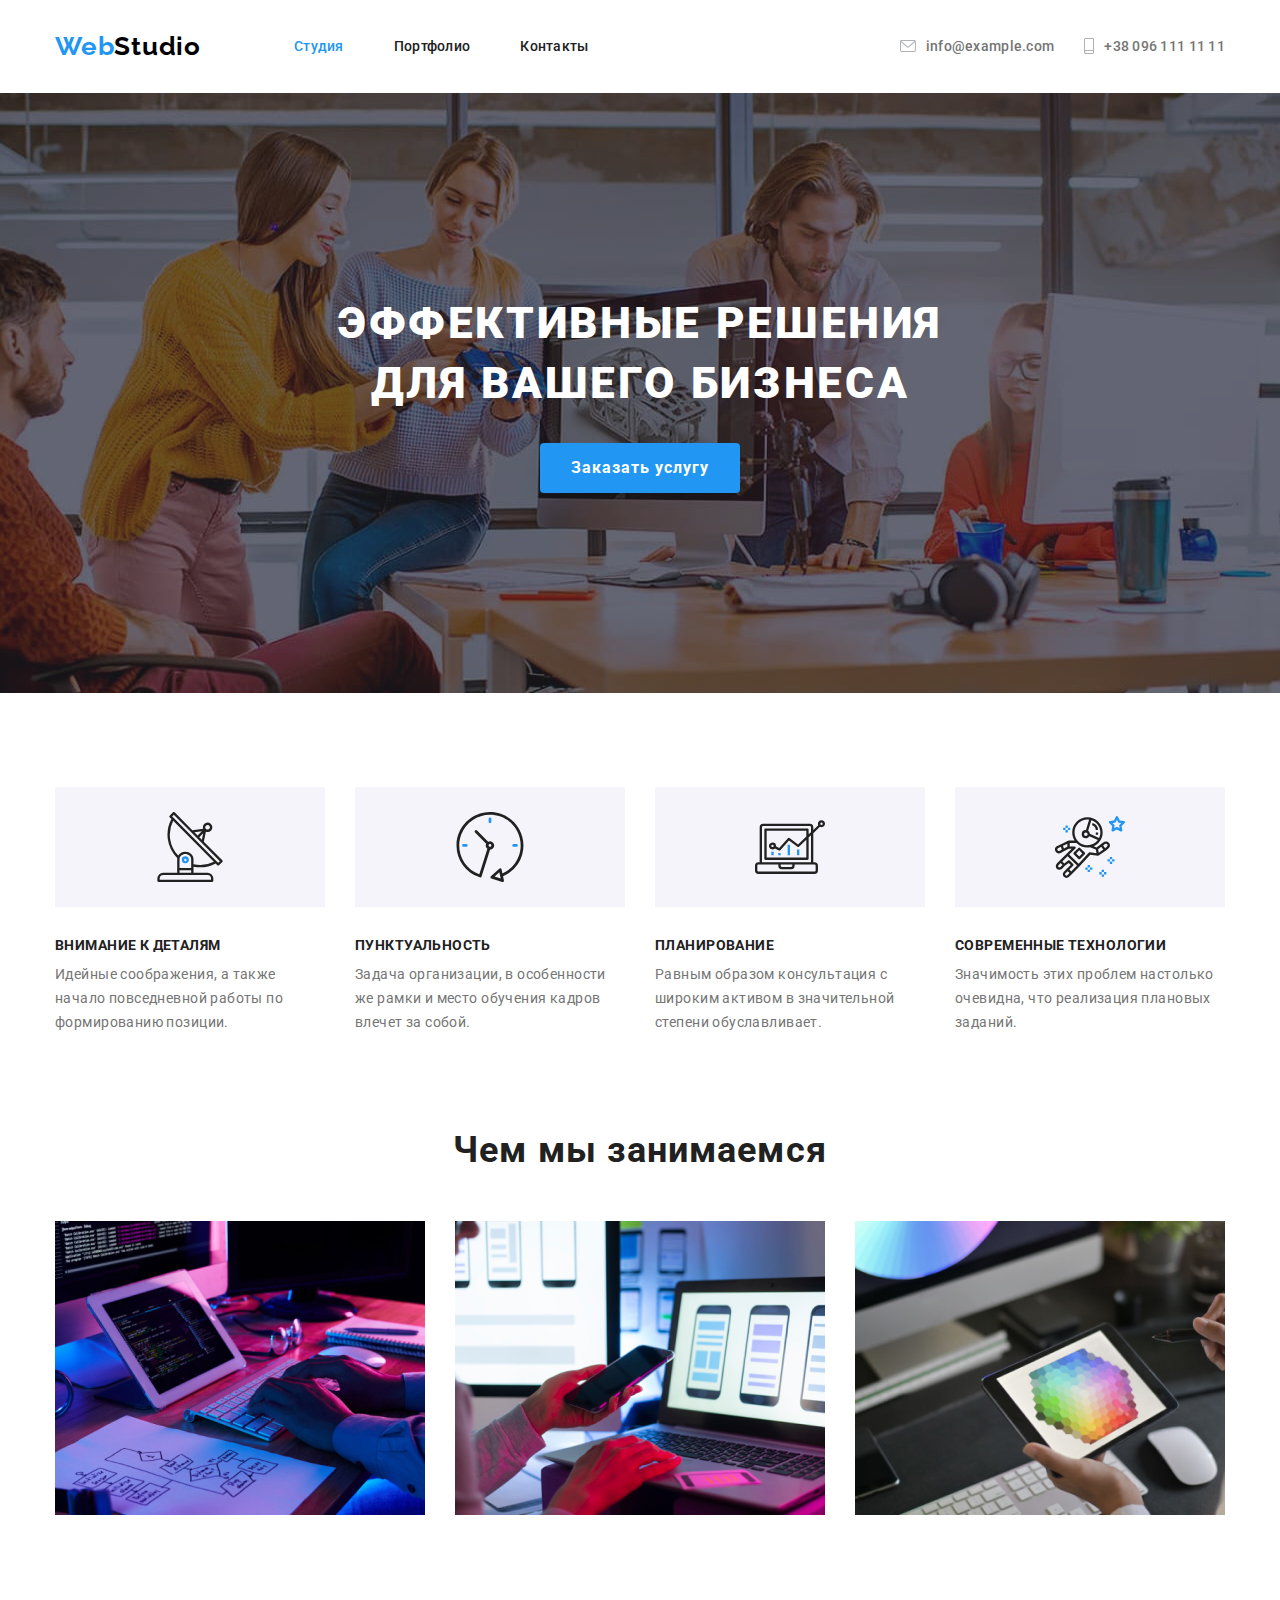
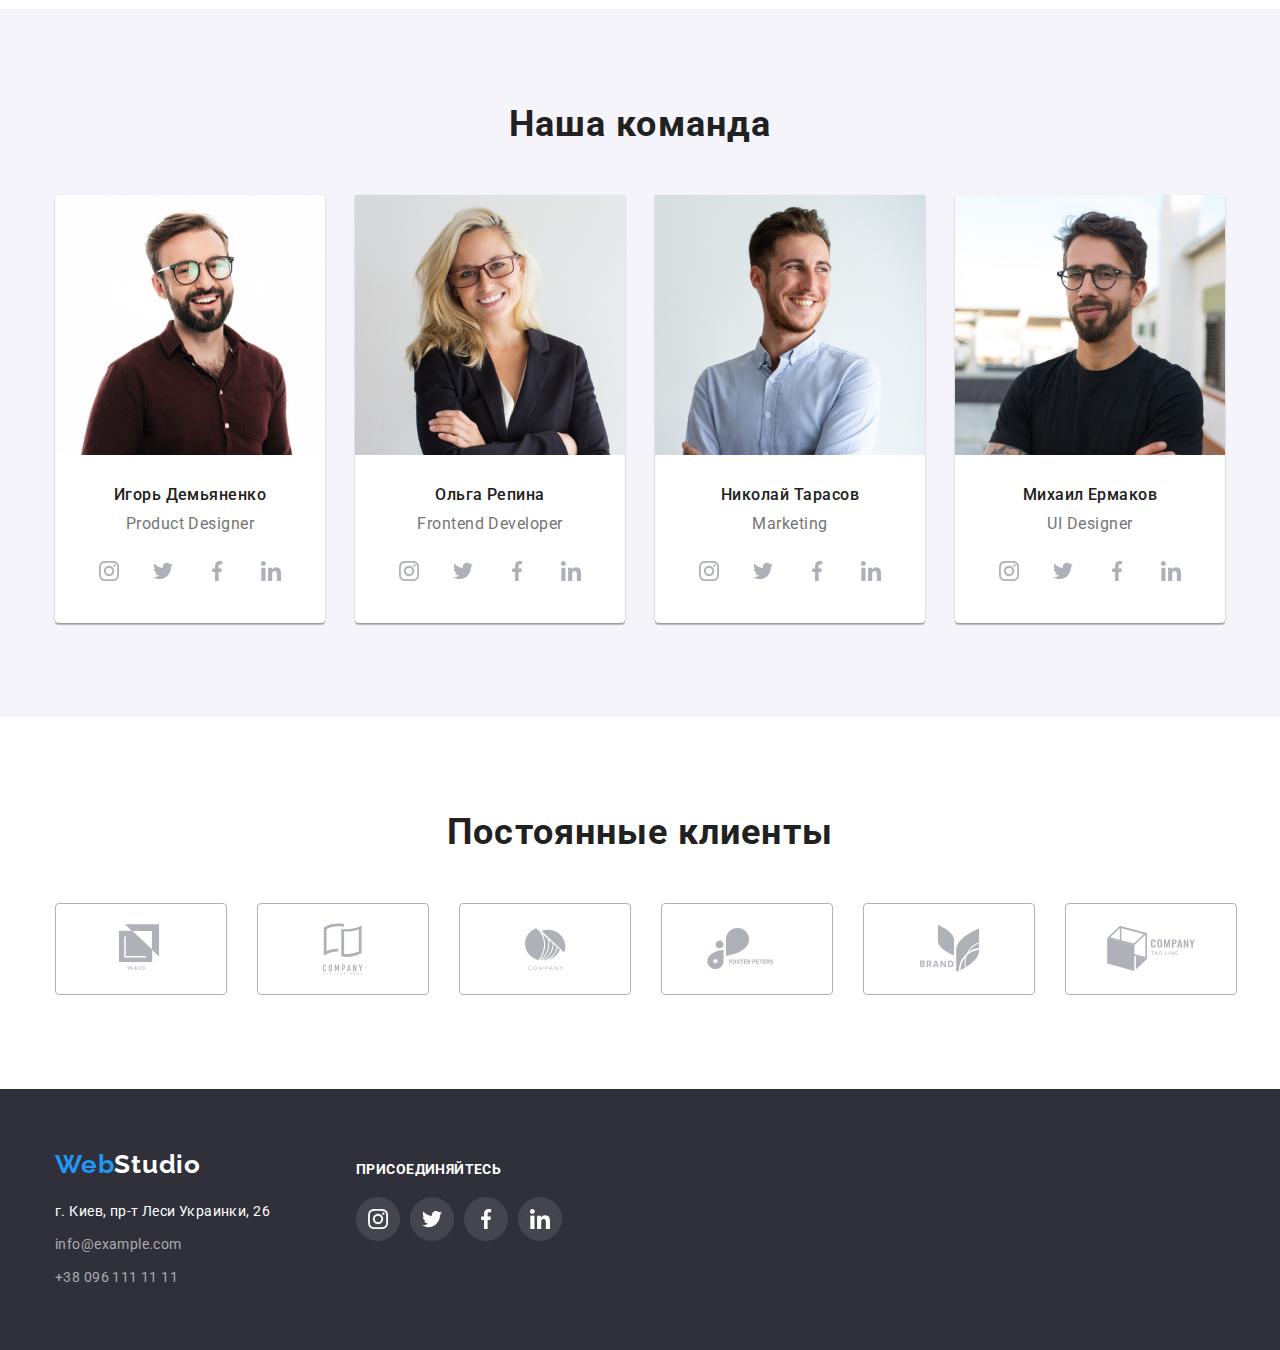
<file: index.html>
<!DOCTYPE html>
<html lang="ru">
<head>
    <meta charset="UTF-8">
    <meta name="viewport" content="width=device-width, initial-scale=1.0">
    <title>WebStudio</title>
    <link rel="stylesheet" href="https://cdnjs.cloudflare.com/ajax/libs/modern-normalize/1.0.0/modern-normalize.css">
    <link href="https://fonts.googleapis.com/css2?family=Raleway:wght@700&family=Roboto:wght@400;500;700;900&display=swap" rel="stylesheet">
    <link rel="stylesheet" href="./css/styles.css">
</head>
<body>

    <!--Header container-->
    <header class="header-container">
        <div class="container">
            <div class="header-wrapper">
                <a class="link" href="./index.html" aria-label="WebStudio">
                    <span class="web">Web<span class="header-studio">Studio</span></span>
                </a>
                 <nav class="nav-container">
                    <ul class="navigation-menu">
                        <li class="item"><a href="./index.html" class="link active">Студия</a></li>
                        <li class="item"><a href="./portfolio.html" class="link">Портфолио</a></li>
                        <li class="item"><a href="" class="link">Контакты</a></li>
                    </ul>
                 </nav>
                 <ul class="contacts-list">
                     <li class="item">
                        <a href="info@example.com" class="link">
                            <svg width="16" height="12">
                                <use href="./img/svg/sprite.svg#icon-envelope"></use>
                            </svg>info@example.com</a>
                    </li>
                     <li class="item">
                        <a href="tel:+380961111111" class="link">
                            <svg width="10" height="16" style="background-position: center;">
                                <use href="./img/svg/sprite.svg#icon-smartphone"></use>
                            </svg>+38 096 111 11 11</a>
                    </li>
                 </ul>
            </div>
        </div>
    </header>

    <main>
        <!--section-1 container-->
            <section class="section-1">
                <div class="container">
                    <h1 class="title">Эффективные решения <br> для вашего бизнеса</h1>
                    <button class="main-button">Заказать услугу</button>
                </div>
            </section>

        <!--section-2 container-->
            <section class="section-2">
                <div class="container">
                <h2>Специфика работы</h2>
                <ul class="work-list">
                    <li class="item">
                        <h3 class="title">Внимание к деталям</h3>
                        <p class="discription">Идейные соображения, а также начало повседневной работы по формированию позиции.</p>
                    </li>
                    <li class="item">
                        <h3 class="title">Пунктуальность</h3>
                        <p class="discription">Задача организации, в особенности же рамки и место обучения кадров влечет за собой.</p>
                    </li>
                    <li class="item">
                        <h3 class="title">Планирование</h3>
                        <p class="discription">Равным образом консультация с широким активом в значительной степени обуславливает.</p>
                    </li>
                    <li class="item">
                        <h3 class="title">Современные технологии</h3>
                        <p class="discription">Значимость этих проблем настолько очевидна, что реализация плановых заданий.</p>
                    </li>
                </ul>
                </div>
            </section>

            <!--section-3 container-->
            <section class="section-3">
                <div class="container">
                <h2>Чем мы занимаемся</h2>
                <ul>
                    <li><img src="./img/sect-3/img-1.jpg" alt="Изображение-1"></li>
                    <li><img src="./img/sect-3/img-2.jpg" alt="Изображение-2"></li>
                    <li><img src="./img/sect-3/img-3.jpg" alt="Изображение-3"></li>
                </ul>
                </div>
            </section>

        <!--section-4 container-->
            <section class="section-4">
                <div class="container">
                <h2>Наша команда</h2>
                <ul class="team-list">
                    <li>
                        <img src="./img/sect-4/img-1.jpg" alt="Игорь Демьяненко (фото)" width="270">
                        <h3>Игорь Демьяненко</h3>
                        <p>Product Designer</p>
                       <ul class="social-links-icons">
                           <li><a href="">
                               <svg width="20" height="20">
                                   <use href="./img/svg/sprite.svg#icon-instagram" class="icon-link"></use>
                               </svg>
                           </a></li>
                           <li><a href="">
                            <svg width="20" height="20">
                                <use href="./img/svg/sprite.svg#icon-twitter" class="icon-link"></use>
                            </svg>
                           </a></li>
                           <li><a href="">
                            <svg width="20" height="20">
                                <use href="./img/svg/sprite.svg#icon-facebook" class="icon-link"></use>
                            </svg>
                           </a></li>
                           <li><a href="">
                            <svg width="20" height="20">
                                <use href="./img/svg/sprite.svg#icon-linkedin" class="icon-link"></use>
                            </svg>
                           </a></li>
                       </ul>
                    </li>
                    <li>
                        <img src="./img/sect-4/img-2.jpg" alt="Ольга Репина (фото)" width="270">
                        <h3>Ольга Репина</h3>
                        <p>Frontend Developer</p>
                        <ul class="social-links-icons">
                            <li><a href="">
                                <svg width="20" height="20">
                                    <use href="./img/svg/sprite.svg#icon-instagram" class="icon-link"></use>
                                </svg>
                            </a></li>
                            <li><a href="">
                             <svg width="20" height="20">
                                 <use href="./img/svg/sprite.svg#icon-twitter" class="icon-link"></use>
                             </svg>
                            </a></li>
                            <li><a href="">
                             <svg width="20" height="20">
                                 <use href="./img/svg/sprite.svg#icon-facebook" class="icon-link"></use>
                             </svg>
                            </a></li>
                            <li><a href="">
                             <svg width="20" height="20">
                                 <use href="./img/svg/sprite.svg#icon-linkedin" class="icon-link"></use>
                             </svg>
                            </a></li>
                        </ul>
                    </li>
                    <li>
                        <img src="./img/sect-4/img-3.jpg" alt="Николай Тарасов (фото)" width="270">
                        <h3>Николай Тарасов</h3>
                        <p>Marketing</p>
                        <ul class="social-links-icons">
                            <li><a href="">
                                <svg width="20" height="20">
                                    <use href="./img/svg/sprite.svg#icon-instagram" class="icon-link"></use>
                                </svg>
                            </a></li>
                            <li><a href="">
                             <svg width="20" height="20">
                                 <use href="./img/svg/sprite.svg#icon-twitter" class="icon-link"></use>
                             </svg>
                            </a></li>
                            <li><a href="">
                             <svg width="20" height="20">
                                 <use href="./img/svg/sprite.svg#icon-facebook" class="icon-link"></use>
                             </svg>
                            </a></li>
                            <li><a href="">
                             <svg width="20" height="20">
                                 <use href="./img/svg/sprite.svg#icon-linkedin" class="icon-link"></use>
                             </svg>
                            </a></li>
                        </ul>
                    </li>
                    <li>
                        <img src="./img/sect-4/img-4.jpg" alt="Михаил Ермаков (фото)" width="270">
                        <h3>Михаил Ермаков</h3>
                        <p>UI Designer</p>
                        <ul class="social-links-icons">
                            <li><a href="">
                                <svg width="20" height="20">
                                    <use href="./img/svg/sprite.svg#icon-instagram" class="icon-link"></use>
                                </svg>
                            </a></li>
                            <li><a href="">
                             <svg width="20" height="20">
                                 <use href="./img/svg/sprite.svg#icon-twitter" class="icon-link"></use>
                             </svg>
                            </a></li>
                            <li><a href="">
                             <svg width="20" height="20">
                                 <use href="./img/svg/sprite.svg#icon-facebook" class="icon-link"></use>
                             </svg>
                            </a></li>
                            <li><a href="">
                             <svg width="20" height="20">
                                 <use href="./img/svg/sprite.svg#icon-linkedin" class="icon-link"></use>
                             </svg>
                            </a></li>
                        </ul>
                    </li>
                </ul>
                </div>
            </section>

            <!--section-5 container-->
            <section class="section-5">
                <div class="container">
                <h2>Постоянные клиенты</h2>
                <ul>
                    <li><a href="#">
                        <svg width="44.27" height="49.23">
                            <use href="./img/svg/sprite.svg#icon-logo-1"></use>
                        </svg>
                        </a></li>
                    <li><a href="#">
                        <svg width="40" height="52">
                            <use href="./img/svg/sprite.svg#icon-logo-2"></use>
                        </svg>
                        </a></li>
                    <li><a href="#">
                        <svg width="41" height="42.6">
                            <use href="./img/svg/sprite.svg#icon-logo-3"></use>
                        </svg>
                        </a></li>
                    <li><a href="#">
                        <svg width="79.66" height="42.02">
                            <use href="./img/svg/sprite.svg#icon-logo-4"></use>
                        </svg>
                        </a></li>
                    <li><a href="#">
                        <svg width="59" height="47">
                            <use href="./img/svg/sprite.svg#icon-logo-5"></use>
                        </svg>
                        </a></li>
                    <li><a href="#">
                        <svg width="88.48" height="45.44">
                            <use href="./img/svg/sprite.svg#icon-logo-6"></use>
                        </svg>
                        </a></li>
                </ul>
                </div>
            </section>
        </main>
        
            <!--footer container-->
    <footer>
        <div class="container">
            <div class="footer-wrapper">
                <div class="contacts-container">
                <a class="webstudio-link" href="./index.html" aria-label="WebStudio">
                  <span class="web">Web<span class="footer-studio">Studio</span></span>
                </a>
                <address>
                    <span class="address">г. Киев, пр-т Леси Украинки, 26</span>
                    <ul>
                        <li><a href="info@example.com">info@example.com</a></li>
                        <li><a href="tel:+380961111111">+38 096 111 11 11</a></li>
                    </ul>
                </address>
                </div>
                <div class="follow-us-container">
                    <p>Присоединяйтесь</p>
                        <ul class="footer-social-links">
                            <li><a href="">
                                <svg width="20" height="20">
                                    <use href="./img/svg/sprite.svg#icon-instagram-footer"></use>
                                </svg>
                              </a></li>
                            <li><a href="">
                                <svg width="20" height="20">
                                    <use href="./img/svg/sprite.svg#icon-twitter-footer"></use>
                                </svg>
                              </a></li>
                            <li><a href="">
                                <svg width="20" height="20">
                                    <use href="./img/svg/sprite.svg#icon-facebook-footer"></use>
                                </svg>
                              </a></li>
                            <li><a href="">
                                <svg width="20" height="20">
                                    <use href="./img/svg/sprite.svg#icon-linkedin-footer"></use>
                                </svg>
                              </a></li>
                        </ul>
                </div>
            </div>
        </div>
    </footer>
</body>
</html>
</file>
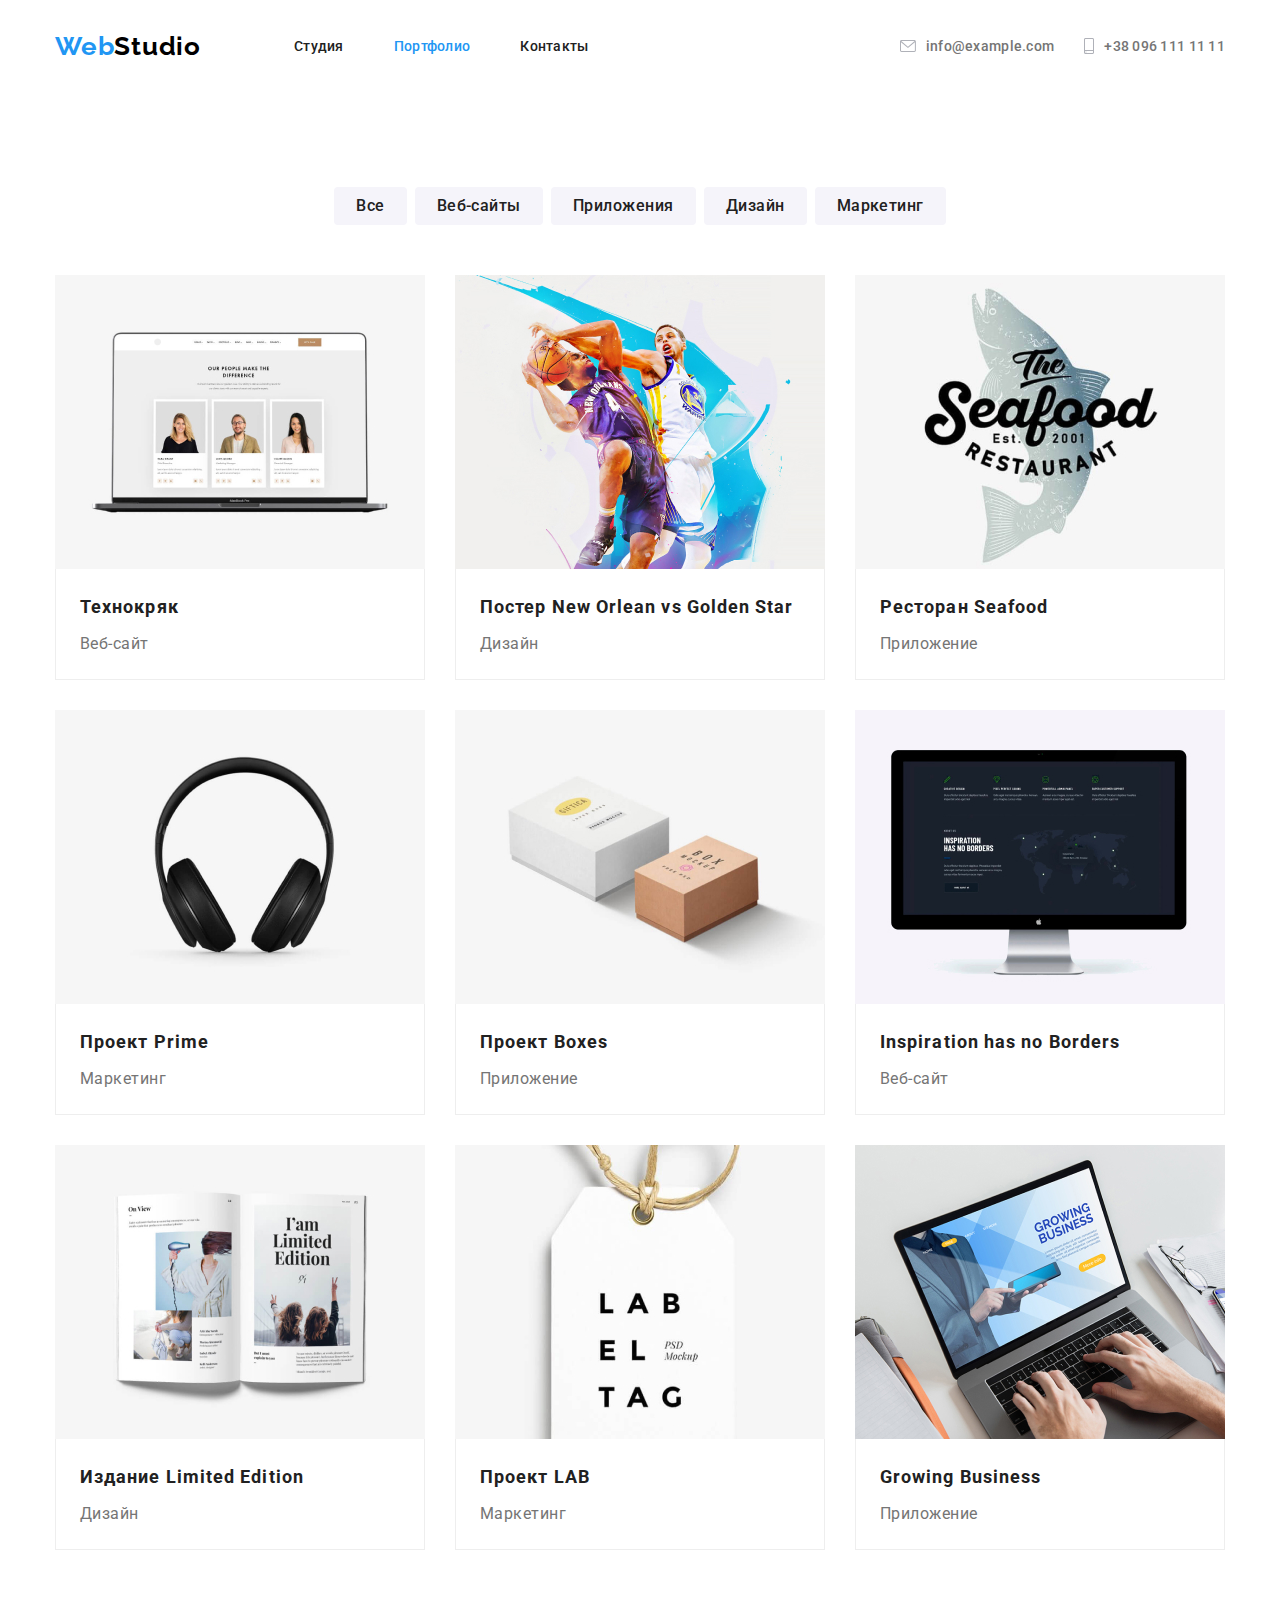
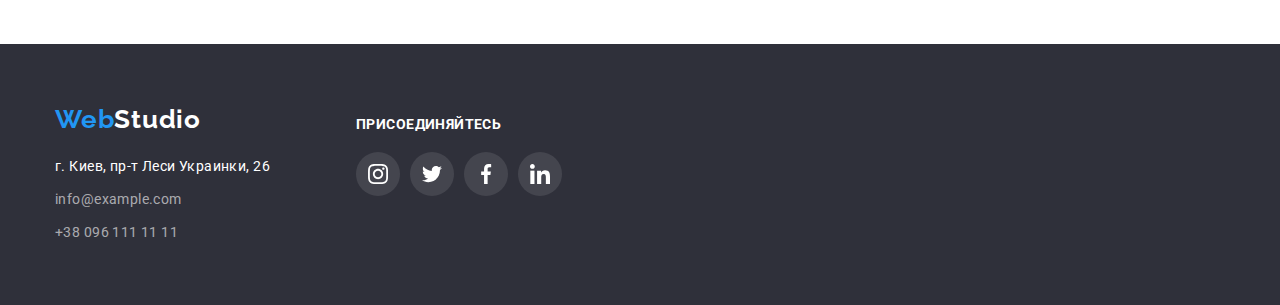
<file: portfolio.html>
<!DOCTYPE html>
<html lang="ru">
<head>
    <meta charset="UTF-8">
    <meta name="viewport" content="width=device-width, initial-scale=1.0">
    <title>WebStudio</title>
    <link rel="stylesheet" href="https://cdnjs.cloudflare.com/ajax/libs/modern-normalize/1.0.0/modern-normalize.css">
    <link href="https://fonts.googleapis.com/css2?family=Raleway:wght@700&family=Roboto:wght@400;500;700;900&display=swap" rel="stylesheet">
    <link rel="stylesheet" href="./css/styles.css">
</head>
<body>

    <!--Header container-->
    <header class="header-container">
        <div class="container">
            <div class="header-wrapper">
                <a class="link" href="./index.html" aria-label="WebStudio">
                    <span class="web">Web<span class="header-studio">Studio</span></span>
                </a>
                 <nav class="nav-container">
                    <ul class="navigation-menu">
                        <li class="item"><a href="./index.html" class="link">Студия</a></li>
                        <li class="item"><a href="./portfolio.html" class="link active">Портфолио</a></li>
                        <li class="item"><a href="" class="link">Контакты</a></li>
                    </ul>
                 </nav>
                 <ul class="contacts-list">
                     <li class="item">
                        <a href="info@example.com" class="link">
                            <svg width="16" height="12">
                                <use href="./img/svg/sprite.svg#icon-envelope"></use>
                            </svg>info@example.com</a>
                    </li>
                     <li class="item">
                        <a href="tel:+380961111111" class="link">
                            <svg width="10" height="16" style="background-position: center;">
                                <use href="./img/svg/sprite.svg#icon-smartphone"></use>
                            </svg>+38 096 111 11 11</a>
                    </li>
                 </ul>
            </div>
        </div>
    </header>
        
            <main>
    <!--Portfolio container-->
      <section class="our-works-section">
        <div class="container">
          <h1 class="title">Наши работы</h1>
          <ul class="category-choice">
              <li class="item"><button type="button" class="portfolio-button">Все</button></li>
              <li class="item"><button type="button" class="portfolio-button">Веб-сайты</button></li>
              <li class="item"><button type="button" class="portfolio-button">Приложения</button></li>
              <li class="item"><button type="button" class="portfolio-button">Дизайн</button></li>
              <li class="item"><button type="button" class="portfolio-button">Маркетинг</button></li>
          </ul>
        <ul class="projects-list">
            <li class="item">
                <a href="">
                <img src="./img/portfolio/img-1.jpg" alt="Технокряк">
                <div class="card-content">
                <h2 class="project-title">Технокряк</h2>
                <p>Веб-сайт</p></div></a>
            </li>
            <li class="item">
                <a href="">
                <img src="./img/portfolio/img-2.jpg" alt="Постер New Orlean vs Golden Star">
                <div class="card-content">
                <h2 class="project-title">Постер New Orlean vs Golden Star</h2>
                <p>Дизайн</p></div></a>
            </li>
            <li class="item">
                <a href="">
                <img src="./img/portfolio/img-3.jpg" alt="Ресторан Seafood">
                <div class="card-content">
                <h2 class="project-title">Ресторан Seafood</h2>
                <p>Приложение</p></div></a>
            </li>
            <li class="item">
                <a href="">
                <img src="./img/portfolio/img-4.jpg" alt="Проект Prime">
                <div class="card-content">
                <h2 class="project-title">Проект Prime</h2>
                <p>Маркетинг</p></div></a>
            </li>
            <li class="item">
                <a href="">
                <img src="./img/portfolio/img-5.jpg" alt="Проект Boxes">
                <div class="card-content">
                <h2 class="project-title">Проект Boxes</h2>
                <p>Приложение</p></div></a>
            </li>
            <li class="item">
                <a href="">
                <img src="./img/portfolio/img-6.jpg" alt="Inspiration has no Borders">
                <div class="card-content">
                <h2 class="project-title">Inspiration has no Borders</h2>
                <p>Веб-сайт</p></div></a>
            </li>
            <li class="item">
                <a href="">
                <img src="./img/portfolio/img-7.jpg" alt="Издание Limited Edition">
                <div class="card-content">
                <h2 class="project-title">Издание Limited Edition</h2>
                <p>Дизайн</p></div></a>
            </li>
            <li class="item">
                <a href="">
                <img src="./img/portfolio/img-8.jpg" alt="Проект LAB">
                <div class="card-content">
                <h2 class="project-title">Проект LAB</h2>
                <p>Маркетинг</p></div></a>
            </li>
            <li class="item">
                <a href="">
                <img src="./img/portfolio/img-9.jpg" alt="Growing Business">
                <div class="card-content">
                <h2 class="project-title">Growing Business</h2>
                <p>Приложение</p></div></a>
            </li>
         </ul>
        </div>
      </section>
    </main>

             <!--footer container-->
    <footer>
        <div class="container">
            <div class="footer-wrapper">
                <div class="contacts-container">
                <a class="webstudio-link" href="./index.html" aria-label="WebStudio">
                  <span class="web">Web<span class="footer-studio">Studio</span></span>
                </a>
                <address>
                    <span class="address">г. Киев, пр-т Леси Украинки, 26</span>
                    <ul>
                        <li><a href="info@example.com">info@example.com</a></li>
                        <li><a href="tel:+380961111111">+38 096 111 11 11</a></li>
                    </ul>
                </address>
                </div>
                <div class="follow-us-container">
                    <p>Присоединяйтесь</p>
                        <ul class="footer-social-links">
                            <li><a href="">
                                <svg width="20" height="20">
                                    <use href="./img/svg/sprite.svg#icon-instagram-footer"></use>
                                </svg>
                              </a></li>
                            <li><a href="">
                                <svg width="20" height="20">
                                    <use href="./img/svg/sprite.svg#icon-twitter-footer"></use>
                                </svg>
                              </a></li>
                            <li><a href="">
                                <svg width="20" height="20">
                                    <use href="./img/svg/sprite.svg#icon-facebook-footer"></use>
                                </svg>
                              </a></li>
                            <li><a href="">
                                <svg width="20" height="20">
                                    <use href="./img/svg/sprite.svg#icon-linkedin-footer"></use>
                                </svg>
                              </a></li>
                        </ul>
                </div>
            </div>
        </div>
    </footer>
        </body>
        </html>
</file>
<file: css/styles.css>
:root {
    --primary-text-color: #212121;
    --title-text-color: #FFFFFF;
    --secondary-text-color: #757575;
    --accent-color: #2196F3;
    --background-color: #F5F4FA;
    --contrast-color: #2F303A;
    --icon-color: #afb1b8;
}
*,
*::before,
*::after {
    margin: 0;
    padding: 0;
}
body {
    background: var(--title-text-color);
    font-family: 'Roboto', sans-serif;
    font-style: normal;
}
a {
    text-decoration: none;
}
ul {
    list-style: none;
}
.container {
    margin: 0 auto;
    padding: 0 15px;
    width: 1200px;
    display: block;
}
.header-container {
    margin: 0 auto;
    background-color: var(--title-text-color);
}
.header-wrapper {
    display: flex;
    justify-content: space-between;
    align-items: center;
    padding: 31px 0;
}
.web {
    font-family: Raleway;
    font-weight: 700;
    font-size: 26px;
    line-height: 1.192;
    letter-spacing: 0.03em;
    color: var(--accent-color);
}
.web .header-studio {
    color: black;
}
.web .footer-studio {
    color: white;
}
.nav-container {
    margin-left: 93px;
}
.navigation-menu {
    display: flex;
    align-items: center;
}
.navigation-menu .link {
    font-weight: 500;
    font-size: 14px;
    line-height: 1.143;
    letter-spacing: 0.02em; 
    color: var(--primary-text-color);
}
.navigation-menu .link.active {
    color: var(--accent-color);
}    
.navigation-menu .item {
    display: block;
    margin-right: 50px;
}
.navigation-menu .item:last-child {
    margin: 0;
}
.navigation-menu .link:hover,
.navigation-menu .link:focus {
    color: var(--accent-color);
    cursor: pointer;
}
.contacts-list {
    display: flex;
    align-items: center;
    margin-left: auto;
}
.contacts-list div {
    display: inline;
}
.contacts-list svg {
    fill:  var(--icon-color);
    margin-right: 10px;
    background-position: center;
}
.contacts-list a:hover svg,
.contacts-list a:focus svg {
    fill: var(--accent-color); 
}
.contacts-list .item:last-child {
    margin-left: 30px;
}
.contacts-list .link {
    display: flex;
    align-items: center;
    font-weight: 500;
    font-size: 14px;
    line-height: 1.143;
    letter-spacing: 0.02em;
    color: var(--secondary-text-color);
    list-style: none;
}
.contacts-list .link:hover,
.contacts-list .link:focus {
    color: var(--accent-color);
    cursor: pointer;
}
.section-1 {
    align-items: center;
    padding: 200px 0 200px 0;
    background-size: cover;
    background-position: center;
    background-color: var(--contrast-color);
    background-image: linear-gradient(
        to right,
        rgba(47, 48, 58, 0.4), 
        rgba(47, 48, 58, 0.4)
    ), url(../img/section-hero/overlay-optimized.jpg);
}
.title {
    font-weight: 900;
    font-size: 44px;
    line-height: 1.364;
    text-align: center;
    letter-spacing: 0.06em;
    text-transform: uppercase;
    color: var(--title-text-color);
}
.section-1 .main-button {
    display: block;
    width: 200px;
    height: 50px;
    border-radius: 4px;
    border: none;
    margin: 30px auto 0 auto;
    background-color: var(--accent-color);
    font-weight: 700;
    font-size: 16px;
    line-height: 1.875;
    letter-spacing: 0.06em;
    color: var(--title-text-color);
}
.section-1 .main-button:hover {
    cursor: pointer;
}
.section-2,
.section-5  {
    padding: 94px 0;
    margin: 0 auto;
    background-color: var(--title-text-color);
}
.section-2 h2 {
    display: none;
}
.section-2 ul,
.section-3 ul {
    display: flex;
    justify-content: space-between;
}
.work-list li {
    width: 270px;
}
.work-list li::before {
    content: "";
    display: block;
    width: 270px;
    height: 120px;
    background-position: center;
    background-repeat: no-repeat;
    background-color: #F5F4FA;
}
.work-list .item:first-child::before {
    background-image: url(../img/svg/group.svg);
}
.work-list .item:nth-child(2)::before {
    background-image: url(../img/svg/clock.svg);
}
.work-list .item:nth-child(3)::before {
    background-image: url(../img/svg/diagram.svg);
}
.work-list .item:nth-child(4)::before {
    background-image: url(../img/svg/astronaut.svg);
}
.work-list h3 {
    font-weight: 700;
    font-size: 14px;
    line-height: 1.143;
    letter-spacing: 0.03em;
    text-align: left;
    text-transform: uppercase;
    color: var(--primary-text-color);
    margin-bottom: 10px;
    margin-top: 30px;
}
.work-list .discription {
    font-weight: 400;
    font-size: 14px;
    line-height: 1.714;
    letter-spacing: 0.03em;
    color: var(--secondary-text-color);
}
.section-3 {
    padding: 0 0 94px 0;
    margin: 0 auto;
    background-color: var(--title-text-color);
}
.section-3 ul li {
    height: 294px;
}
.section-3 h2,
.section-4 h2,
.section-5 h2 {
    margin-bottom: 50px;
    font-weight: 700;
    font-size: 36px;
    line-height: 1.167;
    text-align: center;
    letter-spacing: 0.03em;
    color: var(--primary-text-color);
}
.section-4 {
    padding: 94px 0;
    margin: 0 auto;
    background-color: #F5F4FA;
}
.section-4 ul li {
    width: 270px;
    padding: 0 0 30px 0;
    background-color: var(--title-text-color);
}
.section-4 img {
    display: block;
}
.section-4 li h3 {
    font-weight: 500;
    font-size: 16px;
    line-height: 1.188;
    text-align: center;
    letter-spacing: 0.03em;
    color: var(--primary-text-color);
    margin: 30px auto 10px auto;
}
.section-4 li p {
    display: block;
    flex-wrap: wrap;
    font-weight: 400;
    font-size: 16px;
    line-height: 1.188;
    text-align: center;
    letter-spacing: 0.03em;
    margin-top: 0 auto;
    color: var(--secondary-text-color);
    margin: 0 auto;
}
.section-4 .team-list {
    display: flex;
    justify-content: space-between;
}
.section-4 .team-list > li {
    box-shadow: 
    0px 1px 3px rgba(0, 0, 0, 0.12), 
    0px 1px 1px rgba(0, 0, 0, 0.14), 
    0px 2px 1px rgba(0, 0, 0, 0.2);
    border-radius: 0px 0px 4px 4px;
}
.section-4 .social-links-icons {
    display: flex;
    background-position: center;
    margin: 16px auto 0 auto;
    justify-content: center;    
}
.section-4 .social-links-icons li {
    width: 44px;
    height: 44px;
    border-radius: 50%;
    margin-right: 10px;
}
.section-4 .social-links-icons li a {
    display: flex;
    align-items: center;
    justify-content: center;
    width: 44px;
    height: 44px;
}
.section-4 svg {
    fill: var(--icon-color);
}
.section-4 .social-links-icons li:nth-child(4) {
    margin-right: 0;
}
.section-4 .social-links-icons li:hover {
    background-color: var(--accent-color);
}
.section-4 .social-links-icons a:hover svg {
    fill: var(--title-text-color);
}
.section-4 .social-links-icons a:focus svg {
    fill: var(--title-text-color);
}
.section-4 .social-links-icons a:focus {
    background-color: var(--accent-color);
    border-radius: 50%;
}

.section-5 ul {
    display: flex;
}
.section-5 ul li {
    margin-right: 30px;
    border: 1px solid #AFB1B8;
    border-radius: 4px;
}
.section-5 ul li:last-child {
    margin-right: 0;
}
.section-5 a {
    display: flex;
    align-items: center;
    justify-content: center;
    width: 170px;
    height: 90px;
}
.section-5 svg {
    fill: var(--icon-color);
}
.section-5 a:hover svg {
    fill: var(--accent-color);
}
.section-5 li:hover {
    border: 1px solid var(--accent-color);
}
.section-5 a:focus svg {
    fill: var(--accent-color);
}
.section-5 li:focus,
.section-5 li a:focus {
    border: 1px solid var(--accent-color);
}
footer {
    padding: 60px 0;
    background-color: var(--contrast-color);
}
footer .webstudio-link {
    width: 145px;
    display: block;
    margin-bottom: 20px;
}
.footer-wrapper {
    display: flex;
}
address span {
    display: block;
    margin-bottom: 9px;
    font-weight: 400;
    font-size: 14px;
    line-height: 1.714;
    letter-spacing: 0.03em;
    color: var(--title-text-color);
}
address {
    width: 231px;
    display: block;
    font-style: normal;
    flex-wrap: wrap-reverse;
}
address li a {
    font-weight: 400;
    font-size: 14px;
    line-height: 1.714;
    letter-spacing: 0.03em;
    color: rgba(255, 255, 255, 0.6);
}
address li {
    display: block;
    margin-bottom: 9px;
}
address li:last-child {
    margin-bottom: 0;
}
.follow-us-container {
    display: block;
    margin-left: 70px;
    padding-top: 12px;
}
.follow-us-container p {
    font-family: Roboto;
    font-style: normal;
    font-weight: bold;
    font-size: 14px;
    line-height: 1.143;
    letter-spacing: 0.03em;
    text-transform: uppercase;
    color: var(--title-text-color);
}
.footer-social-links {
    display: flex;
    margin-top: 20px;
}
.footer-social-links li {
    margin-left: 10px;
    background-color: rgba(255, 255, 255, 0.1);
    border-radius: 50%;
}
.footer-social-links li a {
    display: flex;
    justify-content: center;
    align-items: center;
    width: 44px;
    height: 44px;
    fill: var(--title-text-color);
}
.footer-social-links li:first-child {
    margin-left: 0;
}
.footer-social-links li:hover {
    background-color: var(--accent-color);
    cursor: pointer;
}
.footer-social-links li a:focus {
    background-color: var(--accent-color);
    border-radius: 50%;
}
/* portfolio html */
.our-works-section {
    margin: 0 auto;
    padding: 94px 0;
    background-color: var(--title-text-color);
}
.our-works-section .title {
    display: none;
}
.category-choice {
    display: flex;
    justify-content: center;
    margin-bottom: 50px;
}
.category-choice .item + .item {
    margin-left: 8px;
}
.portfolio-button {
    font-weight: 500;
    font-size: 16px;
    line-height: 1.625;
    letter-spacing: 0.03em;
    background-color: var(--background-color);
    color: var(--primary-text-color);
    padding: 6px 22px;
    border: none;
    border-radius: 4px;
}
.portfolio-button:hover,
.portfolio-button:focus {
    color: var(--title-text-color);
    background-color: var(--accent-color);
    box-shadow: 0px 3px 1px rgba(0, 0, 0, 0.1), 
                0px 1px 2px rgba(0, 0, 0, 0.08), 
                0px 2px 2px rgba(0, 0, 0, 0.12);
    border-radius: 4px;
}
.projects-list {
    display: flex;
    flex-wrap: wrap;
}
.projects-list .item {
    width: 370px;
    margin-right: 30px;
    margin-bottom: 30px;
}
.projects-list img {
    display: block;
}
.projects-list a {
    width: 370px;
    display: block;
}
.projects-list .item:nth-child(3),
.projects-list .item:nth-child(6),
.projects-list .item:nth-child(9) {
    margin-right: 0;
}
.projects-list .item:nth-child(n+7) {
    margin-bottom: 0;
}
.projects-list .item:hover,
.projects-list .item a:focus {
    box-shadow: 0px 1px 1px rgba(0, 0, 0, 0.12), 
                0px 4px 4px rgba(0, 0, 0, 0.06), 
                1px 4px 6px rgba(0, 0, 0, 0.16);
}
.projects-list h2 {
    font-weight: 700;
    font-size: 18px;
    line-height: 2.0;
    letter-spacing: 0.06em;
    color: var(--primary-text-color);
    margin-bottom: 4px;
}
.projects-list p {
    font-weight: 400;
    font-size: 16px;
    line-height: 1.875;
    letter-spacing: 0.03em;
    color: var(--secondary-text-color);
}
.card-content {
    box-sizing: border-box;
    padding: 20px 24px;
    border-left: 1px solid #EEEEEE;
    border-right: 1px solid #EEEEEE;
    border-bottom: 1px solid #EEEEEE;
}
</file>
